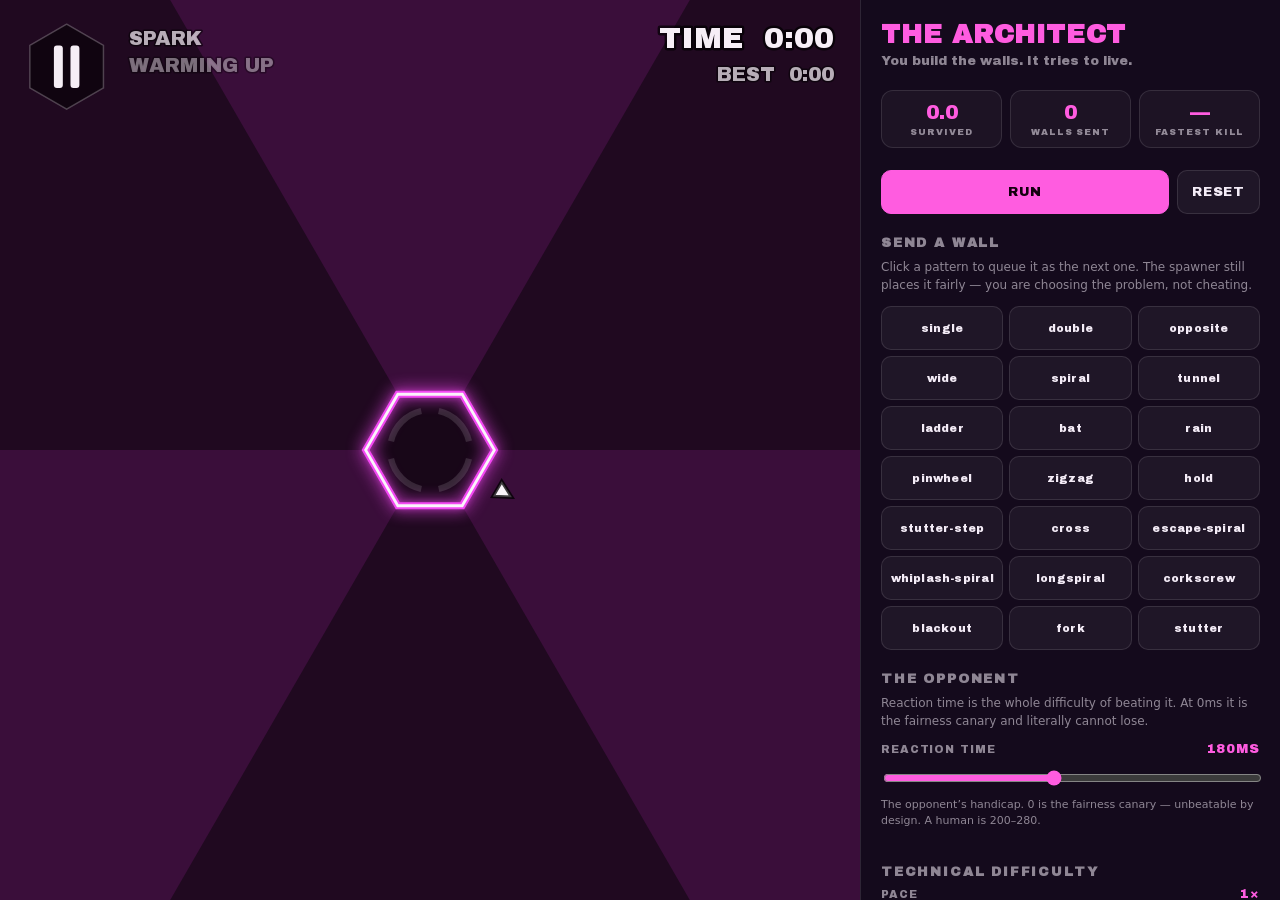
<file: architect/index.html>
<!doctype html>
<html lang="en">
  <head>
    <meta charset="utf-8" />
    <meta name="viewport" content="width=device-width, initial-scale=1, viewport-fit=cover" />
    <meta name="theme-color" content="#0b0410" />
    <meta name="robots" content="noindex" />
    <title>The Architect — Daily Hex</title>
    <link rel="icon" href="/assets/icon-192.png" />
    <link rel="preload" href="/assets/archivo-black.woff2" as="font" type="font/woff2" crossorigin />
    <link rel="stylesheet" href="architect.css" />
  </head>
  <body>
    <div id="stage">
      <canvas id="game" aria-label="Daily Hex arena"></canvas>
      <div id="verdict" hidden></div>
    </div>

    <aside id="panel">
      <header>
        <h1>THE ARCHITECT</h1>
        <p class="sub">You build the walls. It tries to live.</p>
      </header>

      <section class="scoreboard">
        <div><span id="alive">0.0</span><small>SURVIVED</small></div>
        <div><span id="walls">0</span><small>WALLS SENT</small></div>
        <div><span id="best">—</span><small>FASTEST KILL</small></div>
      </section>

      <div class="row">
        <button id="run" class="primary">RUN</button>
        <button id="reset">RESET</button>
      </div>

      <section>
        <h2>Send a wall</h2>
        <p class="hint">Click a pattern to queue it as the next one. The spawner
          still places it fairly — you are choosing the problem, not cheating.</p>
        <div id="palette" class="palette"></div>
      </section>

      <section>
        <h2>The opponent</h2>
        <p class="hint">Reaction time is the whole difficulty of beating it. At
          0ms it is the fairness canary and literally cannot lose.</p>
        <div id="opponent"></div>
      </section>

      <section>
        <h2>Technical difficulty</h2>
        <div id="knobs"></div>
      </section>

      <section>
        <h2>Presets</h2>
        <div class="row" id="presets"></div>
        <p class="hint" id="share"></p>
      </section>
    </aside>
        <!-- Versioned because the zone cached this URL with a 4h browser TTL before
         the no-store rule covered /architect/*, and there is no purge token on
         the NAS. Bump on deploy if a change ever fails to appear. -->
    <script type="module" src="architect.js?v=2"></script>
  </body>
</html>
</file>
<file: architect/architect.css>
/* The lab is a tool, so its controls are DOM rather than canvas: real sliders,
   real focus rings, real keyboard access. The arena beside them is the game's
   own renderer, unmodified. */

:root {
  --bg: #0b0410;
  --panel: #140a1c;
  --line: rgba(255, 255, 255, 0.11);
  --fg: #ff5ce0;
  --text: #f4ecf7;
  --dim: rgba(244, 236, 247, 0.55);
  --good: #b6ff5c;
  --font: "Archivo Black", "Arial Black", "Helvetica Neue", sans-serif;
}

@font-face {
  font-family: "Archivo Black";
  font-style: normal;
  font-weight: 400;
  font-display: swap;
  src: url("/assets/archivo-black.woff2") format("woff2");
}

* { box-sizing: border-box; }

html, body {
  margin: 0;
  height: 100%;
  background: var(--bg);
  color: var(--text);
  font-family: var(--font);
  overflow: hidden;
}

body {
  display: grid;
  grid-template-columns: 1fr min(420px, 42vw);
}

/* Stacked on a phone: the arena needs to stay square-ish and the panel scrolls
   under it rather than squeezing beside it. */
@media (max-width: 760px) {
  body { grid-template-columns: 1fr; grid-template-rows: 45vh 1fr; overflow: auto; }
}

#stage { position: relative; min-width: 0; min-height: 0; }
#game { display: block; width: 100%; height: 100%; }

#verdict {
  position: absolute;
  inset: auto 0 12% 0;
  text-align: center;
  font-size: 22px;
  letter-spacing: 0.04em;
  color: var(--good);
  text-shadow: 0 0 18px rgba(182, 255, 92, 0.5);
  pointer-events: none;
}

#panel {
  background: var(--panel);
  border-left: 1px solid var(--line);
  padding: 20px 20px 60px;
  overflow-y: auto;
  display: flex;
  flex-direction: column;
  gap: 22px;
}
@media (max-width: 760px) { #panel { border-left: 0; border-top: 1px solid var(--line); } }

header h1 { margin: 0; font-size: 26px; letter-spacing: 0.03em; color: var(--fg); }
header .sub { margin: 6px 0 0; font-size: 13px; color: var(--dim); font-family: inherit; }

h2 {
  margin: 0 0 8px;
  font-size: 13px;
  letter-spacing: 0.14em;
  color: var(--dim);
  text-transform: uppercase;
}

.hint {
  margin: 0 0 12px;
  font-size: 12px;
  line-height: 1.5;
  color: var(--dim);
  font-family: ui-sans-serif, system-ui, sans-serif;
}

.scoreboard {
  display: grid;
  grid-template-columns: repeat(3, 1fr);
  gap: 8px;
  text-align: center;
}
.scoreboard div {
  background: rgba(255, 255, 255, 0.04);
  border: 1px solid var(--line);
  border-radius: 12px;
  padding: 10px 4px;
}
.scoreboard span { display: block; font-size: 20px; color: var(--fg); }
.scoreboard small { display: block; margin-top: 4px; font-size: 9px; letter-spacing: 0.1em; color: var(--dim); }

.row { display: flex; gap: 8px; flex-wrap: wrap; }

button {
  font-family: inherit;
  font-size: 13px;
  letter-spacing: 0.06em;
  color: var(--text);
  background: rgba(255, 255, 255, 0.05);
  border: 1px solid var(--line);
  border-radius: 10px;
  padding: 11px 14px;
  cursor: pointer;
  min-height: 44px;           /* a real touch target, per Apple's floor */
}
button:hover { background: rgba(255, 255, 255, 0.1); }
button:focus-visible { outline: 2px solid var(--fg); outline-offset: 2px; }
button.primary { background: var(--fg); color: #14000f; border-color: var(--fg); flex: 1; }
button.primary[data-running="1"] { background: transparent; color: var(--fg); }

.palette { display: grid; grid-template-columns: repeat(auto-fill, minmax(104px, 1fr)); gap: 6px; }
.palette button { padding: 9px 6px; font-size: 11px; letter-spacing: 0.02em; }
.palette button.armed { border-color: var(--fg); color: var(--fg); box-shadow: 0 0 0 1px var(--fg) inset; }
.palette button:disabled { opacity: 0.3; cursor: not-allowed; }

.knob { margin-bottom: 14px; }
.knob label {
  display: flex;
  justify-content: space-between;
  align-items: baseline;
  gap: 10px;
  font-size: 11px;
  letter-spacing: 0.08em;
  color: var(--dim);
  margin-bottom: 6px;
  text-transform: uppercase;
}
.knob label b { color: var(--fg); font-weight: normal; font-size: 13px; }
.knob input[type="range"] { width: 100%; accent-color: var(--fg); height: 28px; }
.knob .note {
  font-size: 11px;
  line-height: 1.45;
  color: var(--dim);
  font-family: ui-sans-serif, system-ui, sans-serif;
  margin-top: 2px;
}
.knob.warn .note { color: #ffb26b; }
</file>
